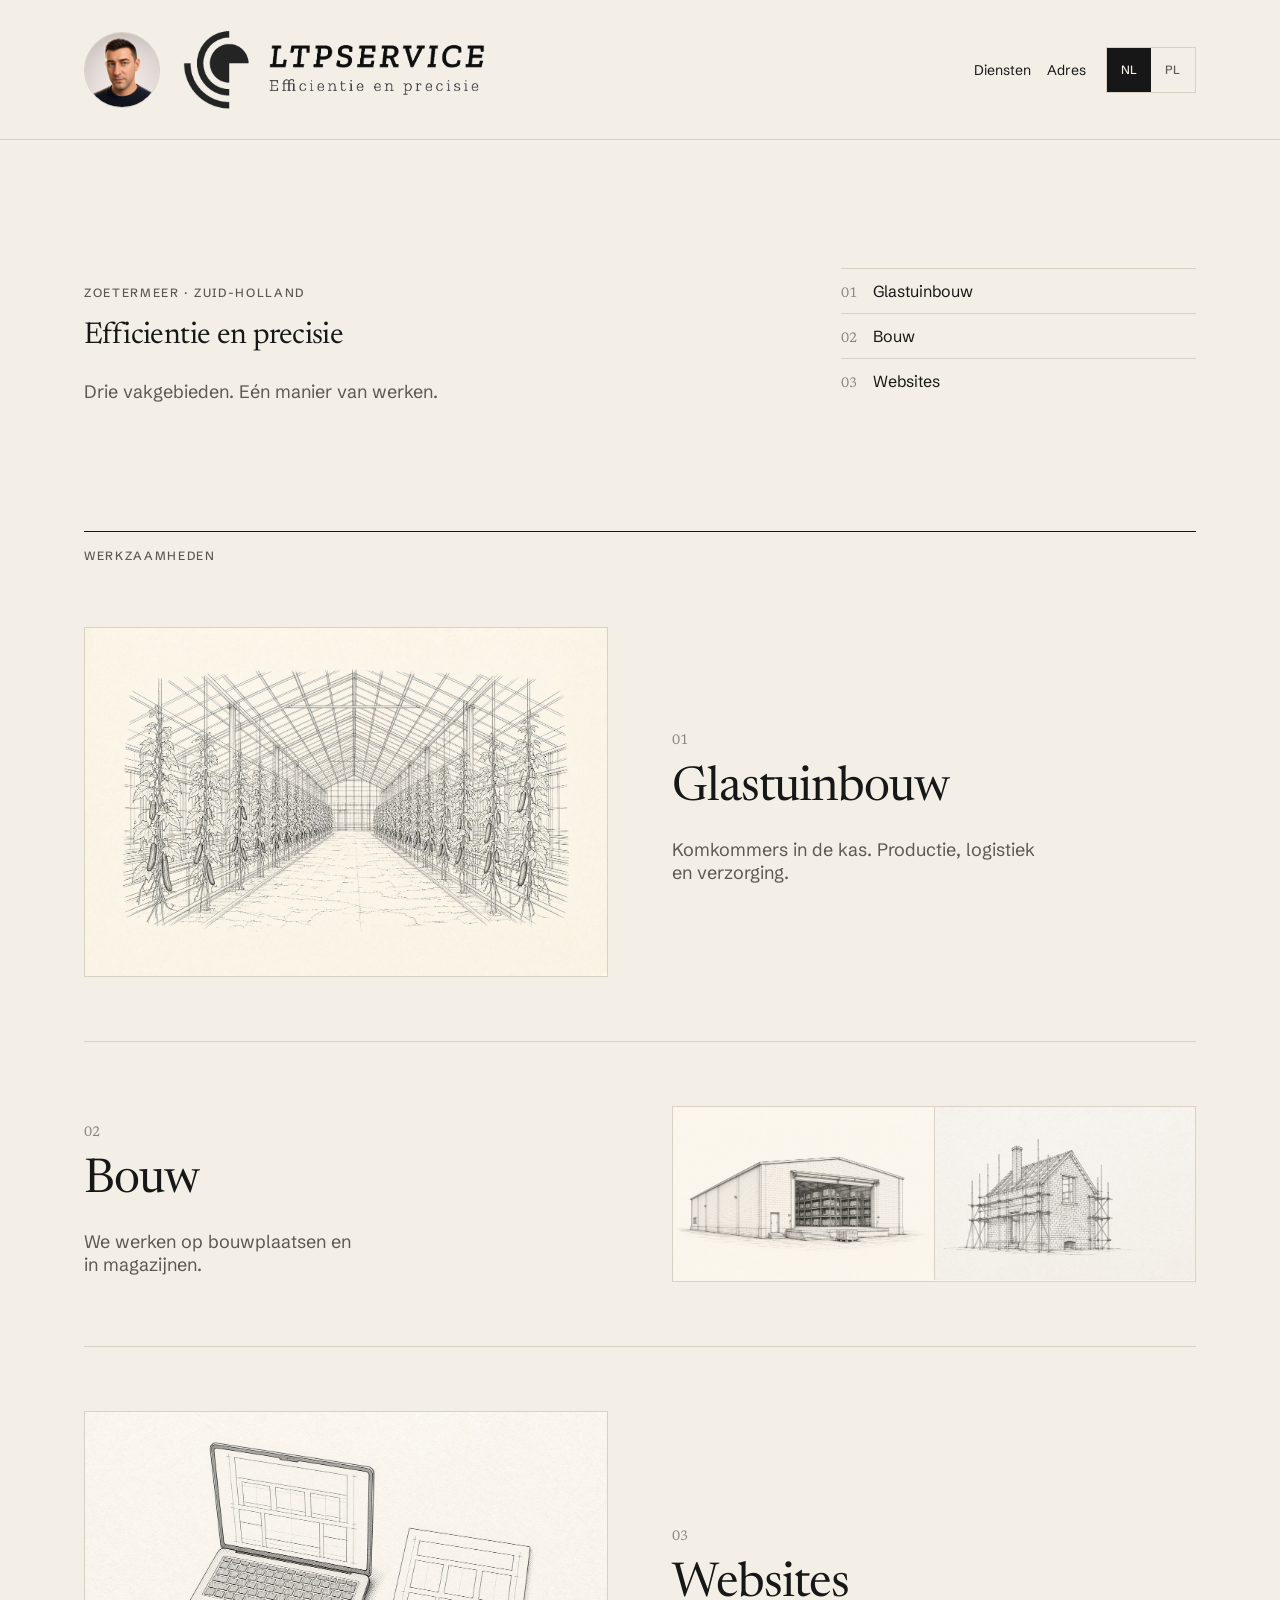
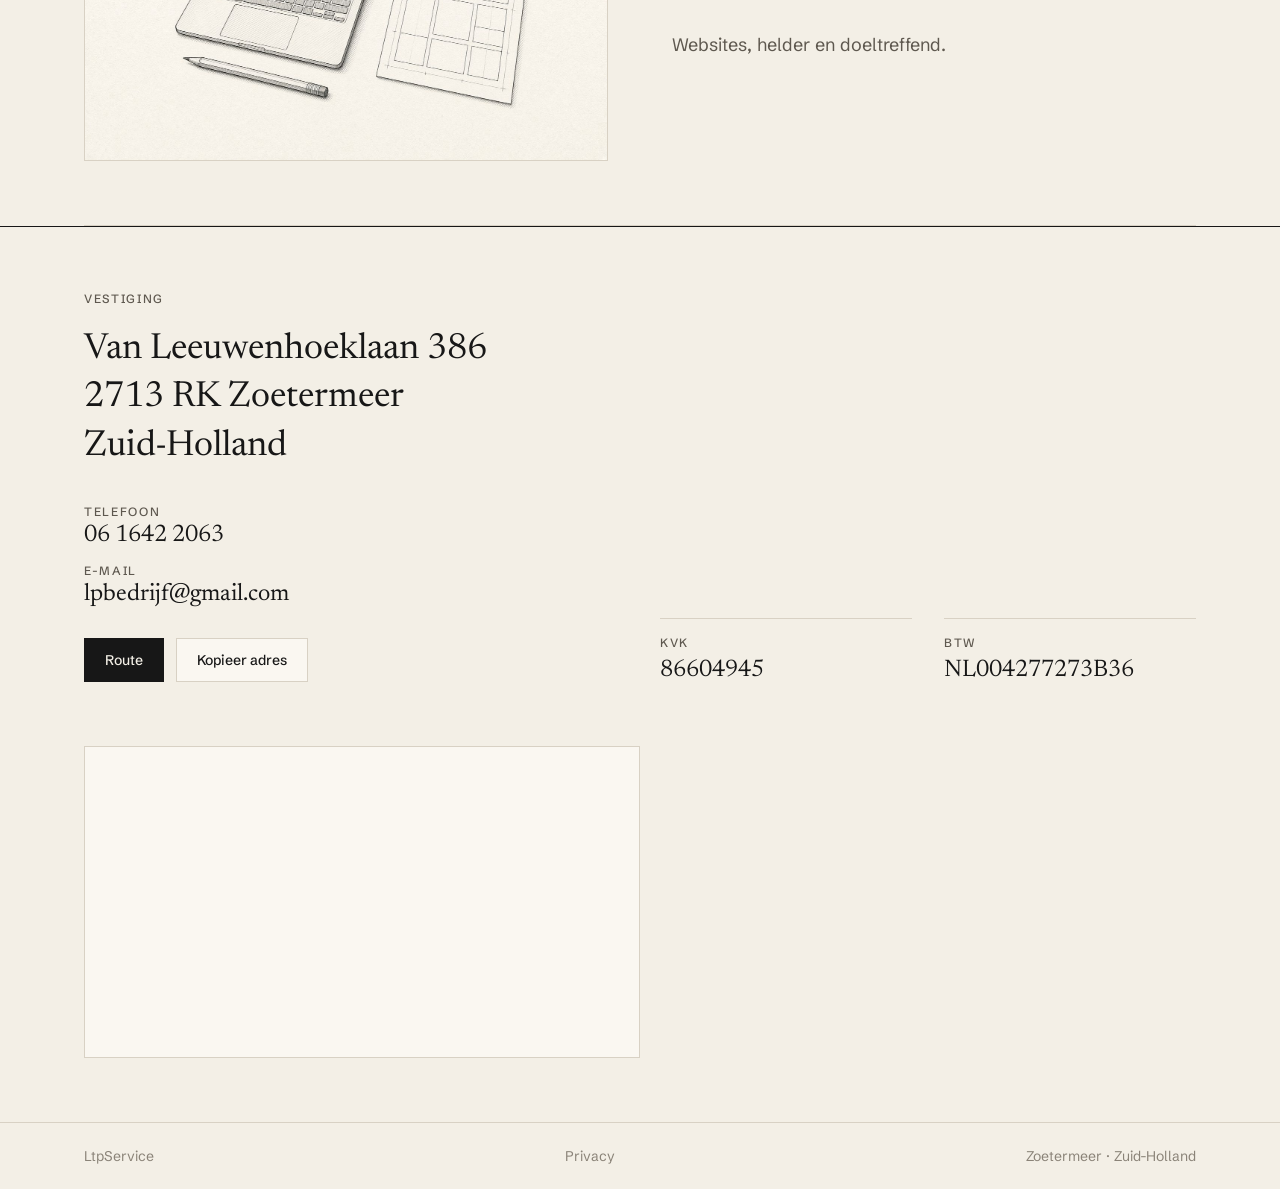
<file: docs/index.html>
<!DOCTYPE html>
<html lang="nl">
<head>
  <meta charset="utf-8">
  <meta name="viewport" content="width=device-width, initial-scale=1">
  <title>LtpService</title>
  <meta name="description" content="LtpService in Zoetermeer. Glastuinbouw, bouw en websites. Efficientie en precisie.">
  <meta name="theme-color" content="#f3efe6">
  <link rel="icon" href="logo.png">
  <link rel="preconnect" href="https://fonts.googleapis.com">
  <link rel="preconnect" href="https://fonts.gstatic.com" crossorigin>
  <link rel="stylesheet" href="https://fonts.googleapis.com/css2?family=Newsreader:ital,opsz,wght@0,6..72,400;0,6..72,500&family=Schibsted+Grotesk:wght@400;500;600&display=swap">
  <style>
    :root {
      --paper: #f3efe6;
      --ink: #171717;
      --muted: #5e584f;
      --faint: #8a8378;
      --line: #d8d1c4;
      --panel: #faf7f1;
      --sans: "Schibsted Grotesk", ui-sans-serif, system-ui, sans-serif;
      --serif: "Newsreader", Palatino, Georgia, serif;
    }
    * { box-sizing: border-box; }
    html { scroll-behavior: smooth; -webkit-font-smoothing: antialiased; }
    body { margin: 0; background: var(--paper); color: var(--ink); font-family: var(--sans); }
    h1, h2 { text-wrap: balance; }
    p { text-wrap: pretty; }
    a { color: inherit; text-decoration: none; }
    button, [role="button"] { cursor: pointer; }
    :focus-visible { outline: 2px solid var(--ink); outline-offset: 3px; }
    img { display: block; max-width: 100%; }
    .wrap { width: min(72rem, 100%); margin-inline: auto; padding-inline: 1.25rem; }
    header { position: sticky; top: 0; z-index: 10; background: var(--paper); border-bottom: 1px solid var(--line); }
    .bar { display: flex; flex-direction: column; gap: 1rem; padding-block: 1.25rem; }
    .brand { display: flex; align-items: center; gap: 0.9rem; max-width: 100%; min-width: 0; text-decoration: none; }
    .avatar { width: 4.75rem; height: 4.75rem; flex: none; border-radius: 50%; object-fit: cover; object-position: center 18%; border: 1px solid var(--line); }
    .logo { width: min(16rem, calc(100% - 6rem)); height: auto; }
    .tools { display: flex; align-items: center; gap: 1.25rem; }
    nav { display: flex; gap: 1rem; font-size: 0.875rem; }
    nav a:hover, .contact a:hover { color: var(--muted); }
    .langs { display: flex; border: 1px solid var(--line); }
    .langs button { min-width: 2.75rem; min-height: 2.75rem; border: 0; background: var(--paper); color: var(--muted); font: inherit; font-size: 0.75rem; font-weight: 500; letter-spacing: 0.04em; }
    .langs button[aria-pressed="true"] { background: var(--ink); color: var(--paper); }
    .hero { display: grid; gap: 3rem; padding-block: 4rem 3rem; }
    .kicker { margin: 0; font-size: 0.75rem; font-weight: 500; letter-spacing: 0.14em; text-transform: uppercase; color: var(--muted); }
    h1 { margin: 1rem 0 0; max-width: 36rem; font-family: var(--serif); font-weight: 400; font-size: 1.5rem; letter-spacing: -0.02em; line-height: 1.35; }
    .lead { margin: 1.5rem 0 0; max-width: 28rem; font-size: 1.125rem; color: var(--muted); }
    .index { list-style: none; margin: 0; padding: 0; display: flex; flex-direction: column; }
    .index a { display: flex; align-items: baseline; gap: 1rem; border-top: 1px solid var(--line); padding-block: 0.75rem; }
    .index a:hover span:last-child { color: var(--muted); }
    .num { font-family: var(--serif); font-size: 0.875rem; color: var(--faint); font-variant-numeric: tabular-nums; }
    .label { margin: 0; border-top: 1px solid var(--ink); padding-top: 1rem; font-size: 0.75rem; font-weight: 500; letter-spacing: 0.14em; text-transform: uppercase; color: var(--muted); }
    article { display: grid; align-items: center; gap: 2rem; border-bottom: 1px solid var(--line); padding-block: 3rem; scroll-margin-top: 12rem; }
    .frame { overflow: hidden; border: 1px solid var(--line); background: var(--panel); }
    .pair { display: grid; grid-template-columns: 1fr 1fr; }
    .pair img + img { border-left: 1px solid var(--line); }
    .frame img { width: 100%; height: auto; transition: transform 400ms cubic-bezier(0.22, 1, 0.36, 1); }
    .frame:hover img { transform: scale(1.018); }
    h2 { margin: 0.75rem 0 0; font-family: var(--serif); font-weight: 400; font-size: 2.25rem; letter-spacing: -0.02em; line-height: 1.15; }
    article p:last-child { margin: 1.25rem 0 0; max-width: 24rem; font-size: 1.125rem; color: var(--muted); }
    #adres { scroll-margin-top: 12rem; border-top: 1px solid var(--ink); }
    .facts { display: grid; gap: 2.5rem; padding-block: 4rem; }
    address { margin-top: 1.25rem; font-family: var(--serif); font-style: normal; font-size: 1.875rem; line-height: 1.35; }
    .contact { display: flex; flex-direction: column; gap: 1rem; margin-top: 2rem; }
    .contact span:first-child { display: block; margin-bottom: 0.25rem; font-size: 0.75rem; font-weight: 500; letter-spacing: 0.14em; text-transform: uppercase; color: var(--muted); }
    .contact span:last-child { font-family: var(--serif); font-size: 1.5rem; }
    .actions { display: flex; flex-wrap: wrap; gap: 0.75rem; margin-top: 2rem; }
    .actions a, .actions button { display: inline-flex; align-items: center; min-height: 2.75rem; padding-inline: 1.25rem; border: 1px solid var(--line); background: var(--panel); color: var(--ink); font: inherit; font-size: 0.875rem; font-weight: 500; }
    .actions a { border-color: var(--ink); background: var(--ink); color: var(--paper); }
    dl { display: grid; gap: 2rem; align-content: end; margin: 0; }
    dt { font-size: 0.75rem; font-weight: 500; letter-spacing: 0.14em; text-transform: uppercase; color: var(--muted); }
    dd { margin: 0.5rem 0 0; font-family: var(--serif); font-size: 1.5rem; font-variant-numeric: tabular-nums; overflow-wrap: anywhere; }
    .reg { border-top: 1px solid var(--line); padding-top: 1rem; }
    .map { width: 50%; aspect-ratio: 1; overflow: hidden; border: 1px solid var(--line); background: var(--panel); margin-bottom: 4rem; }
    .map iframe { width: 100%; height: 100%; border: 0; }
    footer { border-top: 1px solid var(--line); }
    .foot { display: flex; justify-content: space-between; gap: 1rem; padding-block: 1.5rem; font-size: 0.875rem; color: var(--faint); }
    @media (min-width: 640px) {
      h1 { font-size: 1.875rem; }
      h2 { font-size: 3rem; }
      address { font-size: 2.25rem; }
      .hero { padding-block: 6rem; }
      dl { grid-template-columns: 1fr 1fr; }
    }
    @media (min-width: 768px) {
      article { grid-template-columns: 1fr 1fr; gap: 4rem; padding-block: 4rem; }
      article.reverse .frame { order: 2; }
      .facts { grid-template-columns: 1fr 1fr; }
      .map { aspect-ratio: 16 / 9; }
    }
    @media (min-width: 1024px) {
      .bar { flex-direction: row; align-items: center; justify-content: space-between; gap: 2.5rem; }
      .logo { width: min(20rem, calc(100% - 6.5rem)); }
      .hero { grid-template-columns: 2fr 1fr; align-items: end; padding-block: 8rem; }
    }
    @media (prefers-reduced-motion: reduce) {
      html { scroll-behavior: auto; }
      .frame img { transition: none; }
      .frame:hover img { transform: none; }
    }
  </style>
</head>
<body>
  <header>
    <div class="wrap bar">
      <a class="brand" href="#top" aria-label="LtpService"><img class="avatar" src="lukas.jpg" alt="Lukas"><img class="logo" src="logo.png" alt="LtpService"></a>
      <div class="tools">
        <nav>
          <a href="#werk" data-nl="Diensten" data-pl="Usługi">Diensten</a>
          <a href="#adres" data-nl="Adres" data-pl="Adres">Adres</a>
        </nav>
        <div class="langs" role="group" aria-label="Taal">
          <button type="button" id="lang-nl" aria-pressed="true">NL</button>
          <button type="button" id="lang-pl" aria-pressed="false">PL</button>
        </div>
      </div>
    </div>
  </header>
  <main id="top">
    <section class="wrap hero">
      <div>
        <p class="kicker">Zoetermeer · Zuid-Holland</p>
        <h1>Efficientie en precisie</h1>
        <p class="lead" data-nl="Drie vakgebieden. Eén manier van werken." data-pl="Trzy dziedziny. Jeden sposób pracy.">Drie vakgebieden. Eén manier van werken.</p>
      </div>
      <ol class="index">
        <li><a href="#kas"><span class="num">01</span><span data-nl="Glastuinbouw" data-pl="Ogrodnictwo szklarniowe">Glastuinbouw</span></a></li>
        <li><a href="#bouw"><span class="num">02</span><span data-nl="Bouw" data-pl="Budownictwo">Bouw</span></a></li>
        <li><a href="#web"><span class="num">03</span><span data-nl="Websites" data-pl="Strony internetowe">Websites</span></a></li>
      </ol>
    </section>
    <section id="werk" class="wrap">
      <p class="label" data-nl="Werkzaamheden" data-pl="Działalność">Werkzaamheden</p>
      <article id="kas">
        <div class="frame"><img src="art/kas.jpg" width="1400" height="933" alt="Lijntekening van een komkommerkas" data-alt-nl="Lijntekening van een komkommerkas" data-alt-pl="Rysunek szklarni z ogórkami"></div>
        <div>
          <p class="num">01</p>
          <h2 data-nl="Glastuinbouw" data-pl="Ogrodnictwo szklarniowe">Glastuinbouw</h2>
          <p data-nl="Komkommers in de kas. Productie, logistiek en verzorging." data-pl="Ogórki szklarniowe. Produkcja, logistyka i pielęgnacja.">Komkommers in de kas. Productie, logistiek en verzorging.</p>
        </div>
      </article>
      <article id="bouw" class="reverse">
        <div class="frame pair">
          <img src="art/magazijn.jpg" width="1400" height="933" alt="Lijntekening van een magazijn" data-alt-nl="Lijntekening van een magazijn" data-alt-pl="Rysunek magazynu">
          <img src="art/bouw.jpg" width="1400" height="933" alt="Lijntekening van een bouwplaats" data-alt-nl="Lijntekening van een bouwplaats" data-alt-pl="Rysunek budowy">
        </div>
        <div>
          <p class="num">02</p>
          <h2 data-nl="Bouw" data-pl="Budownictwo">Bouw</h2>
          <p data-nl="We werken op bouwplaatsen en in magazijnen." data-pl="Działamy na budowach i magazynach.">We werken op bouwplaatsen en in magazijnen.</p>
        </div>
      </article>
      <article id="web">
        <div class="frame"><img src="art/web.jpg" width="1400" height="933" alt="Lijntekening van het maken van een website" data-alt-nl="Lijntekening van het maken van een website" data-alt-pl="Rysunek tworzenia strony internetowej"></div>
        <div>
          <p class="num">03</p>
          <h2 data-nl="Websites" data-pl="Strony internetowe">Websites</h2>
          <p data-nl="Websites, helder en doeltreffend." data-pl="Strony, czytelne i skuteczne.">Websites, helder en doeltreffend.</p>
        </div>
      </article>
    </section>
    <section id="adres">
      <div class="wrap facts">
        <div>
          <p class="kicker" data-nl="Vestiging" data-pl="Siedziba">Vestiging</p>
          <address>Van Leeuwenhoeklaan 386<br>2713 RK Zoetermeer<br>Zuid-Holland</address>
          <div class="contact">
            <a href="tel:+31616422063"><span data-nl="Telefoon" data-pl="Telefon">Telefoon</span><span>06 1642 2063</span></a>
            <a href="mailto:lpbedrijf@gmail.com"><span>E-mail</span><span>lpbedrijf@gmail.com</span></a>
          </div>
          <div class="actions">
            <a href="https://www.google.com/maps/search/?api=1&query=Van+Leeuwenhoeklaan+386,+2713+RK+Zoetermeer,+Zuid-Holland" target="_blank" rel="noreferrer" data-nl="Route" data-pl="Dojazd">Route</a>
            <button type="button" id="copy" data-nl="Kopieer adres" data-pl="Kopiuj adres" data-done-nl="Gekopieerd" data-done-pl="Skopiowano">Kopieer adres</button>
          </div>
        </div>
        <dl>
          <div class="reg"><dt>KvK</dt><dd>86604945</dd></div>
          <div class="reg"><dt>BTW</dt><dd>NL004277273B36</dd></div>
        </dl>
      </div>
      <div class="wrap">
        <div class="map">
          <iframe id="map" title="LtpService op Google Maps" src="https://maps.google.com/maps?q=Van+Leeuwenhoeklaan+386,+2713+RK+Zoetermeer,+Zuid-Holland&z=16&hl=nl&output=embed" loading="lazy" referrerpolicy="no-referrer-when-downgrade" allowfullscreen></iframe>
        </div>
      </div>
    </section>
  </main>
  <footer>
    <div class="wrap foot"><span>LtpService</span><a href="privacy.html" data-nl="Privacy" data-pl="Prywatność">Privacy</a><span>Zoetermeer · Zuid-Holland</span></div>
  </footer>
  <script>
    var lang = "nl";
    function apply(next) {
      lang = next;
      document.documentElement.lang = next;
      localStorage.setItem("ltp-lang", next);
      document.querySelectorAll("[data-nl]").forEach(function (el) {
        el.textContent = el.getAttribute("data-" + next);
      });
      document.querySelectorAll("[data-alt-nl]").forEach(function (el) {
        el.alt = el.getAttribute("data-alt-" + next);
      });
      document.getElementById("lang-nl").setAttribute("aria-pressed", next === "nl");
      document.getElementById("lang-pl").setAttribute("aria-pressed", next === "pl");
      document.querySelector(".langs").setAttribute("aria-label", next === "nl" ? "Taal" : "Język");
      var map = document.getElementById("map");
      map.title = next === "nl" ? "LtpService op Google Maps" : "LtpService w Google Maps";
      map.src = "https://maps.google.com/maps?q=Van+Leeuwenhoeklaan+386,+2713+RK+Zoetermeer,+Zuid-Holland&z=16&hl=" + next + "&output=embed";
    }
    document.getElementById("lang-nl").onclick = function () { apply("nl"); };
    document.getElementById("lang-pl").onclick = function () { apply("pl"); };
    document.getElementById("copy").onclick = function () {
      var button = this;
      navigator.clipboard.writeText("Van Leeuwenhoeklaan 386\n2713 RK Zoetermeer\nZuid-Holland").then(function () {
        button.textContent = button.getAttribute("data-done-" + lang);
        setTimeout(function () { button.textContent = button.getAttribute("data-" + lang); }, 1800);
      });
    };
    var saved = localStorage.getItem("ltp-lang");
    if (saved === "pl" || saved === "nl") apply(saved);
  </script>
</body>
</html>
</file>
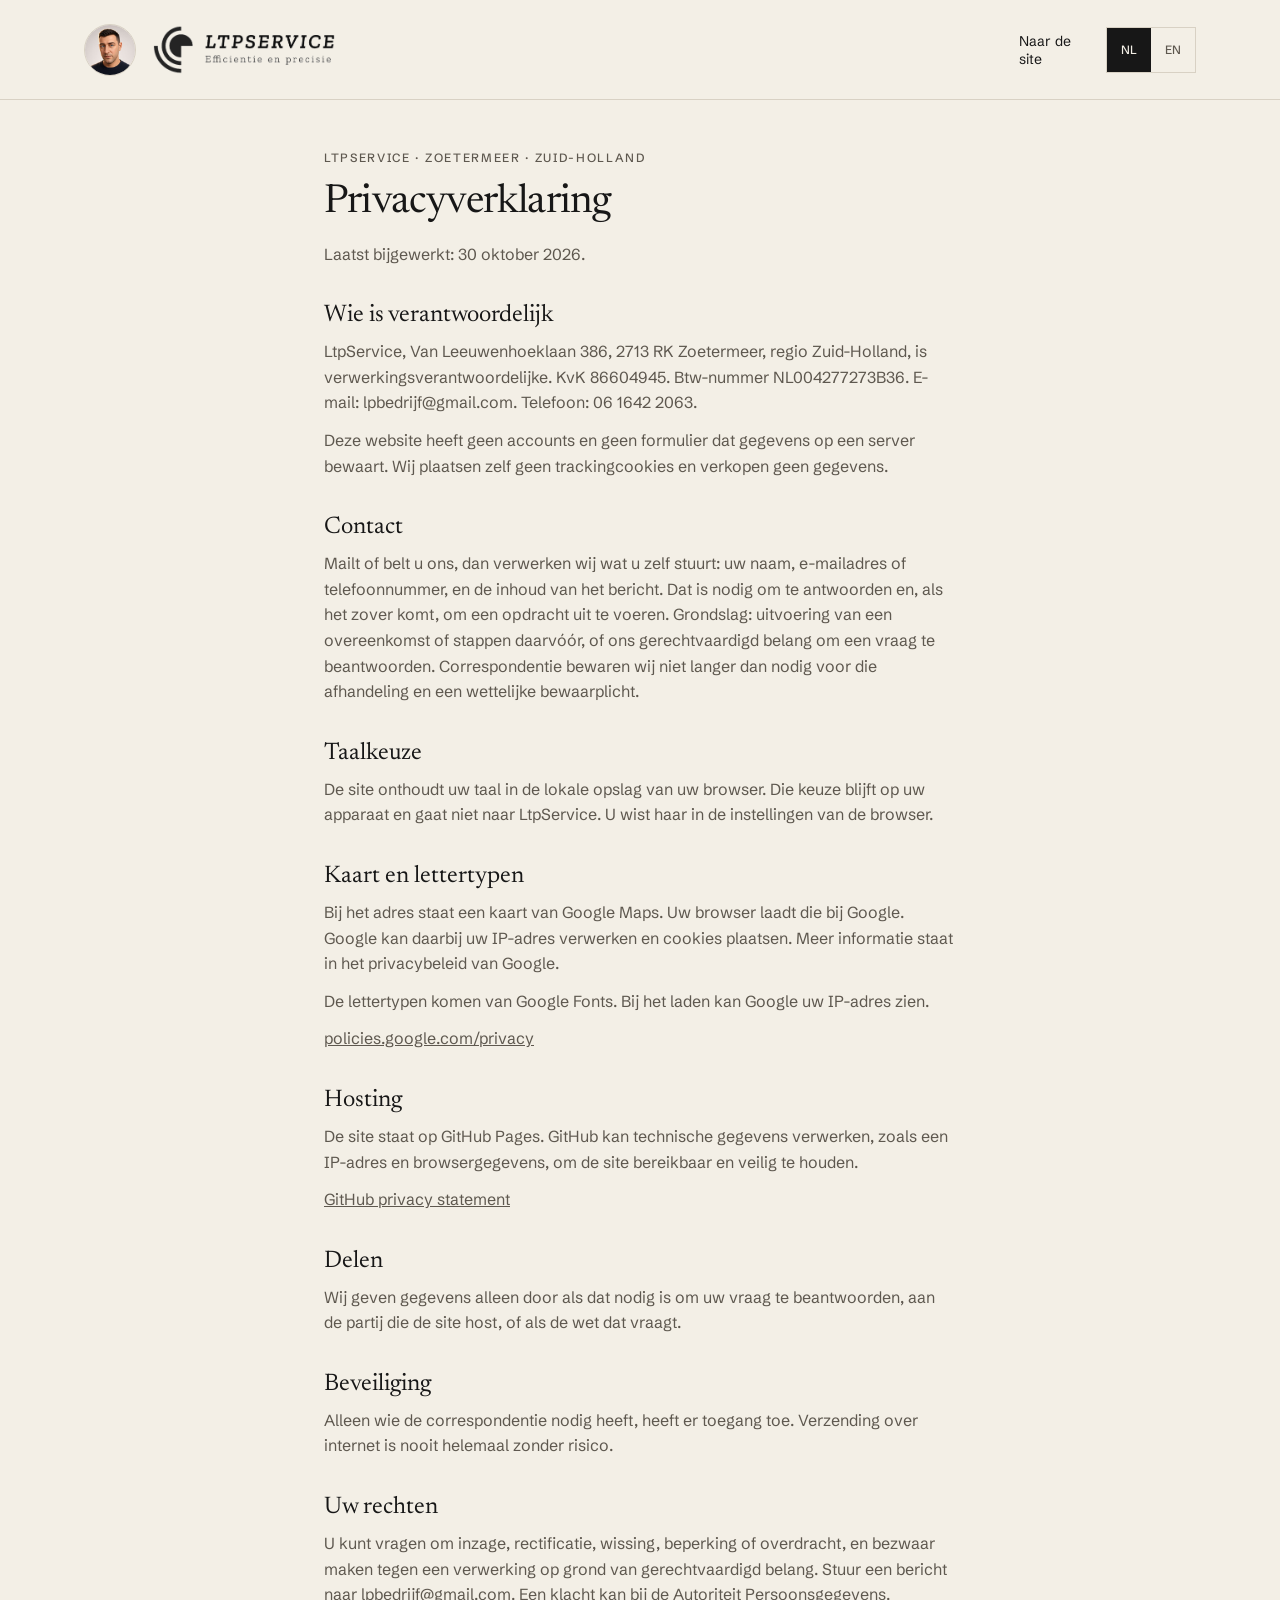
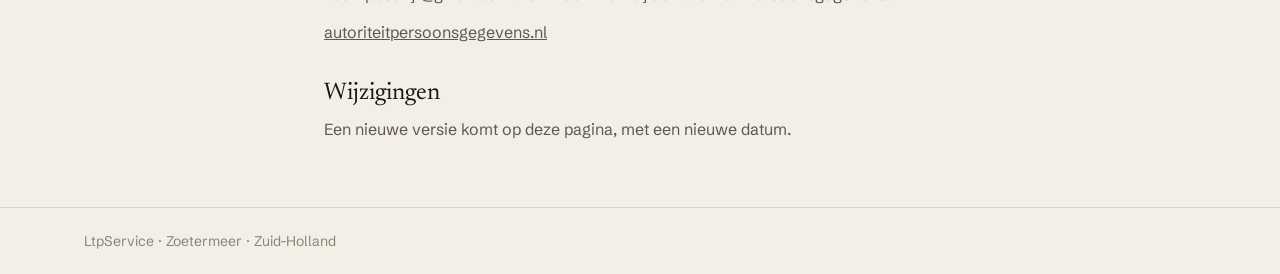
<file: docs/privacy.html>
<!DOCTYPE html>
<html lang="nl">
<head>
  <meta charset="utf-8">
  <meta name="viewport" content="width=device-width, initial-scale=1">
  <title>Privacyverklaring — LtpService</title>
  <meta name="description" content="Privacyverklaring van LtpService in Zoetermeer, Zuid-Holland. Privacy policy of LtpService.">
  <meta name="theme-color" content="#f3efe6">
  <link rel="icon" href="logo.png">
  <link rel="preconnect" href="https://fonts.googleapis.com">
  <link rel="preconnect" href="https://fonts.gstatic.com" crossorigin>
  <link rel="stylesheet" href="https://fonts.googleapis.com/css2?family=Newsreader:ital,opsz,wght@0,6..72,400;0,6..72,500&family=Schibsted+Grotesk:wght@400;500;600&display=swap">
  <style>
    :root {
      --paper: #f3efe6;
      --ink: #171717;
      --muted: #5e584f;
      --faint: #8a8378;
      --line: #d8d1c4;
      --sans: "Schibsted Grotesk", ui-sans-serif, system-ui, sans-serif;
      --serif: "Newsreader", Palatino, Georgia, serif;
    }
    * { box-sizing: border-box; }
    html { scroll-behavior: smooth; -webkit-font-smoothing: antialiased; }
    body { margin: 0; background: var(--paper); color: var(--ink); font-family: var(--sans); }
    a { color: inherit; }
    :focus-visible { outline: 2px solid var(--ink); outline-offset: 3px; }
    img { display: block; max-width: 100%; }
    .wrap { width: min(42rem, 100%); margin-inline: auto; padding-inline: 1.25rem; }
    header { position: sticky; top: 0; z-index: 10; background: var(--paper); border-bottom: 1px solid var(--line); }
    .bar { width: min(72rem, 100%); margin-inline: auto; padding: 1.25rem; display: flex; flex-direction: column; gap: 1rem; }
    .brand { display: flex; align-items: center; gap: 0.75rem; max-width: 100%; min-width: 0; text-decoration: none; }
    .avatar { width: 3.25rem; height: 3.25rem; flex: none; border-radius: 50%; object-fit: cover; object-position: center 18%; border: 1px solid var(--line); }
    .logo { width: min(12rem, calc(100% - 4.5rem)); height: auto; }
    .tools { display: flex; align-items: center; gap: 1.25rem; }
    .back { font-size: 0.875rem; text-decoration: none; }
    .langs { display: flex; border: 1px solid var(--line); }
    .langs button { min-width: 2.75rem; min-height: 2.75rem; border: 0; background: var(--paper); color: var(--muted); font: inherit; font-size: 0.75rem; font-weight: 500; letter-spacing: 0.04em; cursor: pointer; }
    .langs button[aria-pressed="true"] { background: var(--ink); color: var(--paper); }
    main { padding-block: 3rem 4rem; }
    .kicker { margin: 0; font-size: 0.75rem; font-weight: 500; letter-spacing: 0.14em; text-transform: uppercase; color: var(--muted); }
    h1 { margin: 0.75rem 0 0; font-family: var(--serif); font-weight: 400; font-size: 2.5rem; letter-spacing: -0.02em; line-height: 1.15; }
    .updated { margin: 1rem 0 0; color: var(--muted); }
    h2 { margin: 2.25rem 0 0; font-family: var(--serif); font-weight: 400; font-size: 1.5rem; }
    p { margin: 0.75rem 0 0; max-width: 40rem; color: var(--muted); line-height: 1.6; }
    footer { border-top: 1px solid var(--line); }
    .foot { width: min(72rem, 100%); margin-inline: auto; padding: 1.5rem 1.25rem; font-size: 0.875rem; color: var(--faint); }
    @media (min-width: 1024px) {
      .bar { flex-direction: row; align-items: center; justify-content: space-between; }
    }
  </style>
</head>
<body>
  <header>
    <div class="bar">
      <a class="brand" href="index.html" aria-label="LtpService"><img class="avatar" src="lukas.jpg" alt="Lukas"><img class="logo" src="logo.png" alt="LtpService"></a>
      <div class="tools">
        <a class="back" href="index.html" data-nl="Naar de site" data-en="Back to the site">Naar de site</a>
        <div class="langs" role="group" aria-label="Taal">
          <button type="button" id="lang-nl" aria-pressed="true">NL</button>
          <button type="button" id="lang-en" aria-pressed="false">EN</button>
        </div>
      </div>
    </div>
  </header>
  <main class="wrap">
    <p class="kicker">LtpService · Zoetermeer · Zuid-Holland</p>
    <h1 data-nl="Privacyverklaring" data-en="Privacy policy">Privacyverklaring</h1>
    <p class="updated" data-nl="Laatst bijgewerkt: 30 oktober 2026." data-en="Last updated: 30 October 2026.">Laatst bijgewerkt: 30 oktober 2026.</p>

    <h2 data-nl="Wie is verantwoordelijk" data-en="Who is responsible">Wie is verantwoordelijk</h2>
    <p data-nl="LtpService, Van Leeuwenhoeklaan 386, 2713 RK Zoetermeer, regio Zuid-Holland, is verwerkingsverantwoordelijke. KvK 86604945. Btw-nummer NL004277273B36. E-mail: lpbedrijf@gmail.com. Telefoon: 06 1642 2063." data-en="LtpService, Van Leeuwenhoeklaan 386, 2713 RK Zoetermeer, region Zuid-Holland, is the controller. Chamber of Commerce 86604945. VAT number NL004277273B36. Email: lpbedrijf@gmail.com. Phone: 06 1642 2063.">LtpService, Van Leeuwenhoeklaan 386, 2713 RK Zoetermeer, regio Zuid-Holland, is verwerkingsverantwoordelijke. KvK 86604945. Btw-nummer NL004277273B36. E-mail: lpbedrijf@gmail.com. Telefoon: 06 1642 2063.</p>
    <p data-nl="Deze website heeft geen accounts en geen formulier dat gegevens op een server bewaart. Wij plaatsen zelf geen trackingcookies en verkopen geen gegevens." data-en="This website has no accounts and no form that stores data on a server. We do not set tracking cookies ourselves, and we do not sell personal data.">Deze website heeft geen accounts en geen formulier dat gegevens op een server bewaart. Wij plaatsen zelf geen trackingcookies en verkopen geen gegevens.</p>

    <h2 data-nl="Contact" data-en="Contact">Contact</h2>
    <p data-nl="Mailt of belt u ons, dan verwerken wij wat u zelf stuurt: uw naam, e-mailadres of telefoonnummer, en de inhoud van het bericht. Dat is nodig om te antwoorden en, als het zover komt, om een opdracht uit te voeren. Grondslag: uitvoering van een overeenkomst of stappen daarvóór, of ons gerechtvaardigd belang om een vraag te beantwoorden. Correspondentie bewaren wij niet langer dan nodig voor die afhandeling en een wettelijke bewaarplicht." data-en="If you email or call us, we process what you send yourself: your name, email address or phone number, and the content of the message. We need that to reply and, if it comes to that, to carry out a job. Legal basis: performance of a contract or steps before a contract, or our legitimate interest in answering a question. We keep correspondence no longer than needed for that handling and for a legal retention duty.">Mailt of belt u ons, dan verwerken wij wat u zelf stuurt: uw naam, e-mailadres of telefoonnummer, en de inhoud van het bericht. Dat is nodig om te antwoorden en, als het zover komt, om een opdracht uit te voeren. Grondslag: uitvoering van een overeenkomst of stappen daarvóór, of ons gerechtvaardigd belang om een vraag te beantwoorden. Correspondentie bewaren wij niet langer dan nodig voor die afhandeling en een wettelijke bewaarplicht.</p>

    <h2 data-nl="Taalkeuze" data-en="Language choice">Taalkeuze</h2>
    <p data-nl="De site onthoudt uw taal in de lokale opslag van uw browser. Die keuze blijft op uw apparaat en gaat niet naar LtpService. U wist haar in de instellingen van de browser." data-en="The site remembers your language in your browser’s local storage. That choice stays on your device and is not sent to LtpService. You can clear it in your browser settings.">De site onthoudt uw taal in de lokale opslag van uw browser. Die keuze blijft op uw apparaat en gaat niet naar LtpService. U wist haar in de instellingen van de browser.</p>

    <h2 data-nl="Kaart en lettertypen" data-en="Map and fonts">Kaart en lettertypen</h2>
    <p data-nl="Bij het adres staat een kaart van Google Maps. Uw browser laadt die bij Google. Google kan daarbij uw IP-adres verwerken en cookies plaatsen. Meer informatie staat in het privacybeleid van Google." data-en="The address section shows a Google Maps map. Your browser loads it from Google. Google may process your IP address and set cookies. Details are in Google’s privacy policy.">Bij het adres staat een kaart van Google Maps. Uw browser laadt die bij Google. Google kan daarbij uw IP-adres verwerken en cookies plaatsen. Meer informatie staat in het privacybeleid van Google.</p>
    <p data-nl="De lettertypen komen van Google Fonts. Bij het laden kan Google uw IP-adres zien." data-en="The typefaces come from Google Fonts. When they load, Google may see your IP address.">De lettertypen komen van Google Fonts. Bij het laden kan Google uw IP-adres zien.</p>
    <p><a href="https://policies.google.com/privacy">policies.google.com/privacy</a></p>

    <h2 data-nl="Hosting" data-en="Hosting">Hosting</h2>
    <p data-nl="De site staat op GitHub Pages. GitHub kan technische gegevens verwerken, zoals een IP-adres en browsergegevens, om de site bereikbaar en veilig te houden." data-en="The site is hosted on GitHub Pages. GitHub may process technical data, such as an IP address and browser details, to keep the site available and secure.">De site staat op GitHub Pages. GitHub kan technische gegevens verwerken, zoals een IP-adres en browsergegevens, om de site bereikbaar en veilig te houden.</p>
    <p><a href="https://docs.github.com/en/site-policy/privacy-policies/github-general-privacy-statement">GitHub privacy statement</a></p>

    <h2 data-nl="Delen" data-en="Sharing">Delen</h2>
    <p data-nl="Wij geven gegevens alleen door als dat nodig is om uw vraag te beantwoorden, aan de partij die de site host, of als de wet dat vraagt." data-en="We pass data on only when that is needed to answer your question, to the party that hosts the site, or when the law requires it.">Wij geven gegevens alleen door als dat nodig is om uw vraag te beantwoorden, aan de partij die de site host, of als de wet dat vraagt.</p>

    <h2 data-nl="Beveiliging" data-en="Security">Beveiliging</h2>
    <p data-nl="Alleen wie de correspondentie nodig heeft, heeft er toegang toe. Verzending over internet is nooit helemaal zonder risico." data-en="Only people who need the correspondence can read it. Sending anything over the internet is never entirely without risk.">Alleen wie de correspondentie nodig heeft, heeft er toegang toe. Verzending over internet is nooit helemaal zonder risico.</p>

    <h2 data-nl="Uw rechten" data-en="Your rights">Uw rechten</h2>
    <p data-nl="U kunt vragen om inzage, rectificatie, wissing, beperking of overdracht, en bezwaar maken tegen een verwerking op grond van gerechtvaardigd belang. Stuur een bericht naar lpbedrijf@gmail.com. Een klacht kan bij de Autoriteit Persoonsgegevens." data-en="You can ask for access, correction, erasure, restriction or transfer, and you can object to processing based on legitimate interest. Email lpbedrijf@gmail.com. You can also complain to the Dutch Data Protection Authority (Autoriteit Persoonsgegevens).">U kunt vragen om inzage, rectificatie, wissing, beperking of overdracht, en bezwaar maken tegen een verwerking op grond van gerechtvaardigd belang. Stuur een bericht naar lpbedrijf@gmail.com. Een klacht kan bij de Autoriteit Persoonsgegevens.</p>
    <p><a href="https://autoriteitpersoonsgegevens.nl">autoriteitpersoonsgegevens.nl</a></p>

    <h2 data-nl="Wijzigingen" data-en="Changes">Wijzigingen</h2>
    <p data-nl="Een nieuwe versie komt op deze pagina, met een nieuwe datum." data-en="A new version will appear on this page, with a new date.">Een nieuwe versie komt op deze pagina, met een nieuwe datum.</p>
  </main>
  <footer>
    <div class="foot">LtpService · Zoetermeer · Zuid-Holland</div>
  </footer>
  <script>
    var lang = "nl";
    function apply(next) {
      lang = next;
      document.documentElement.lang = next === "en" ? "en" : "nl";
      document.title = next === "en" ? "Privacy policy — LtpService" : "Privacyverklaring — LtpService";
      localStorage.setItem("ltp-privacy-lang", next);
      document.querySelectorAll("[data-nl]").forEach(function (el) {
        el.textContent = el.getAttribute("data-" + next);
      });
      document.getElementById("lang-nl").setAttribute("aria-pressed", next === "nl" ? "true" : "false");
      document.getElementById("lang-en").setAttribute("aria-pressed", next === "en" ? "true" : "false");
      document.querySelector(".langs").setAttribute("aria-label", next === "en" ? "Language" : "Taal");
    }
    document.getElementById("lang-nl").onclick = function () { apply("nl"); };
    document.getElementById("lang-en").onclick = function () { apply("en"); };
    var saved = localStorage.getItem("ltp-privacy-lang");
    if (saved === "en" || saved === "nl") apply(saved);
  </script>
</body>
</html>
</file>
